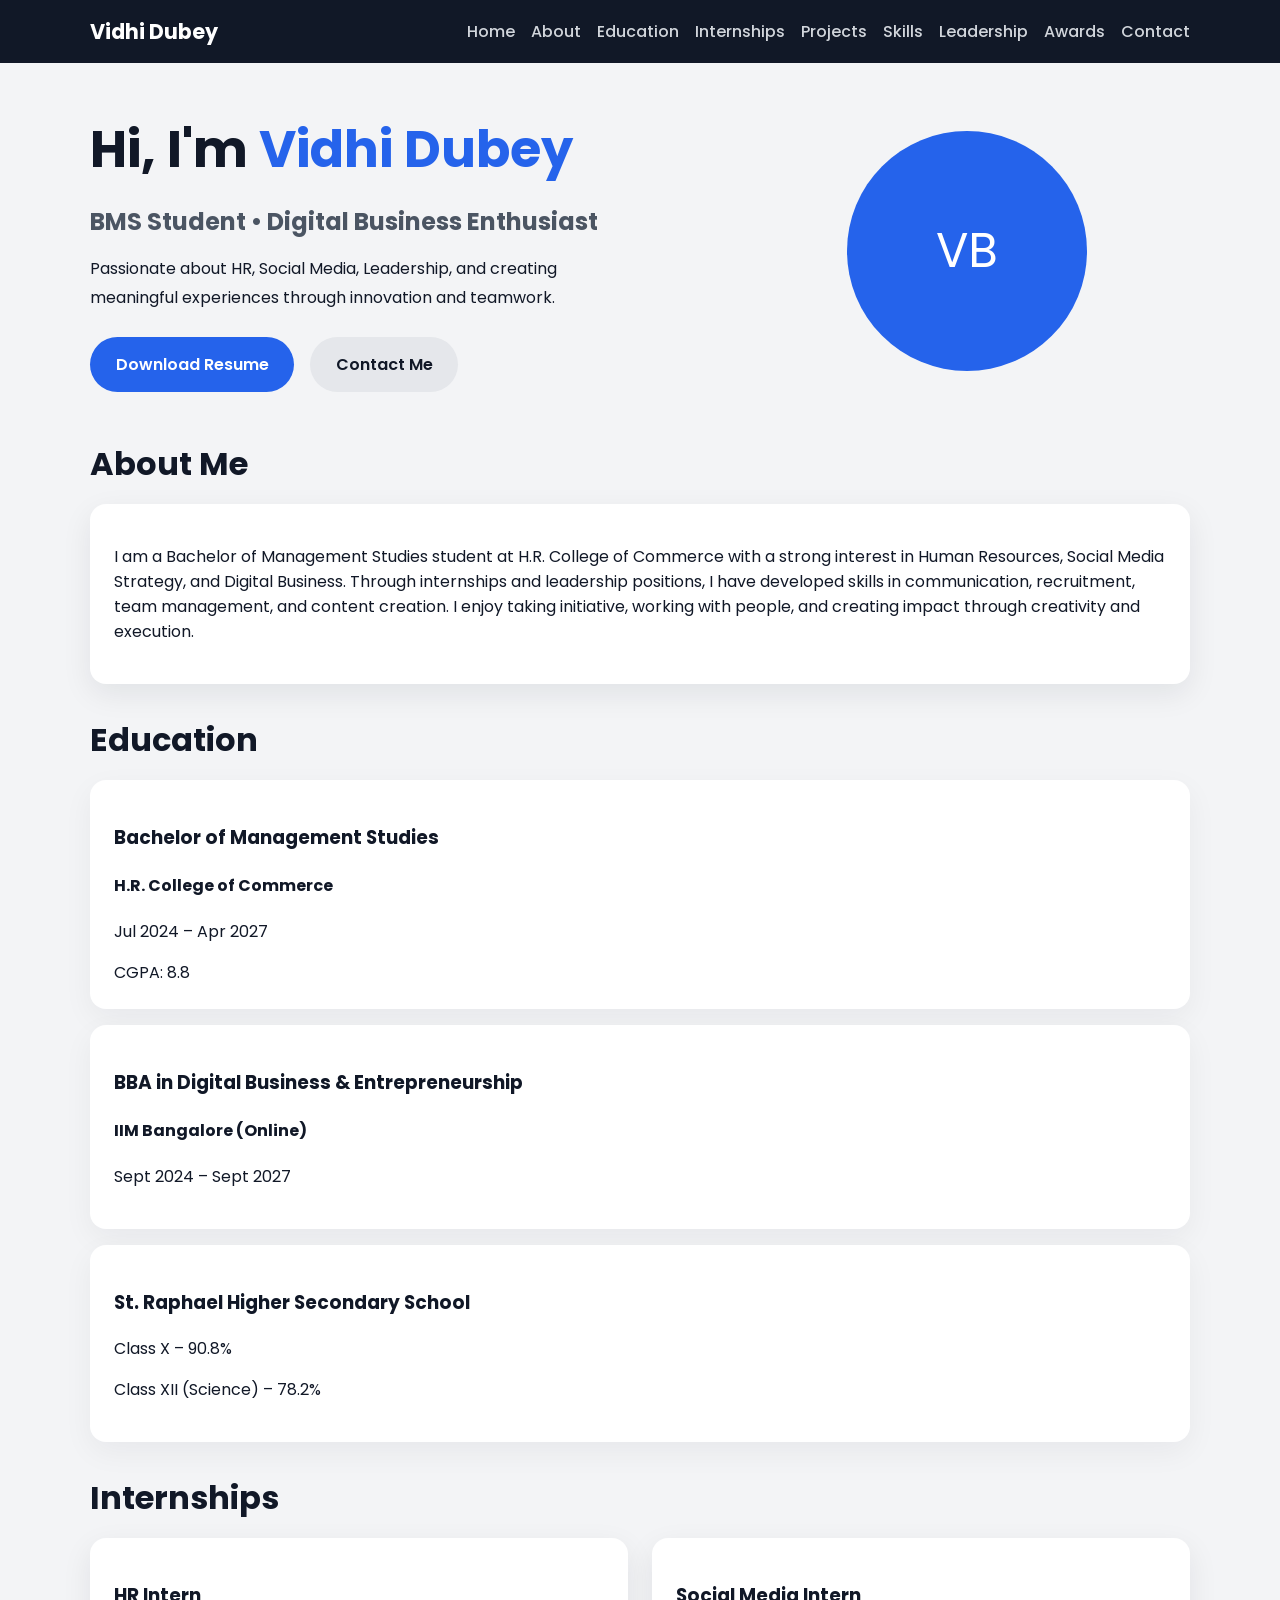
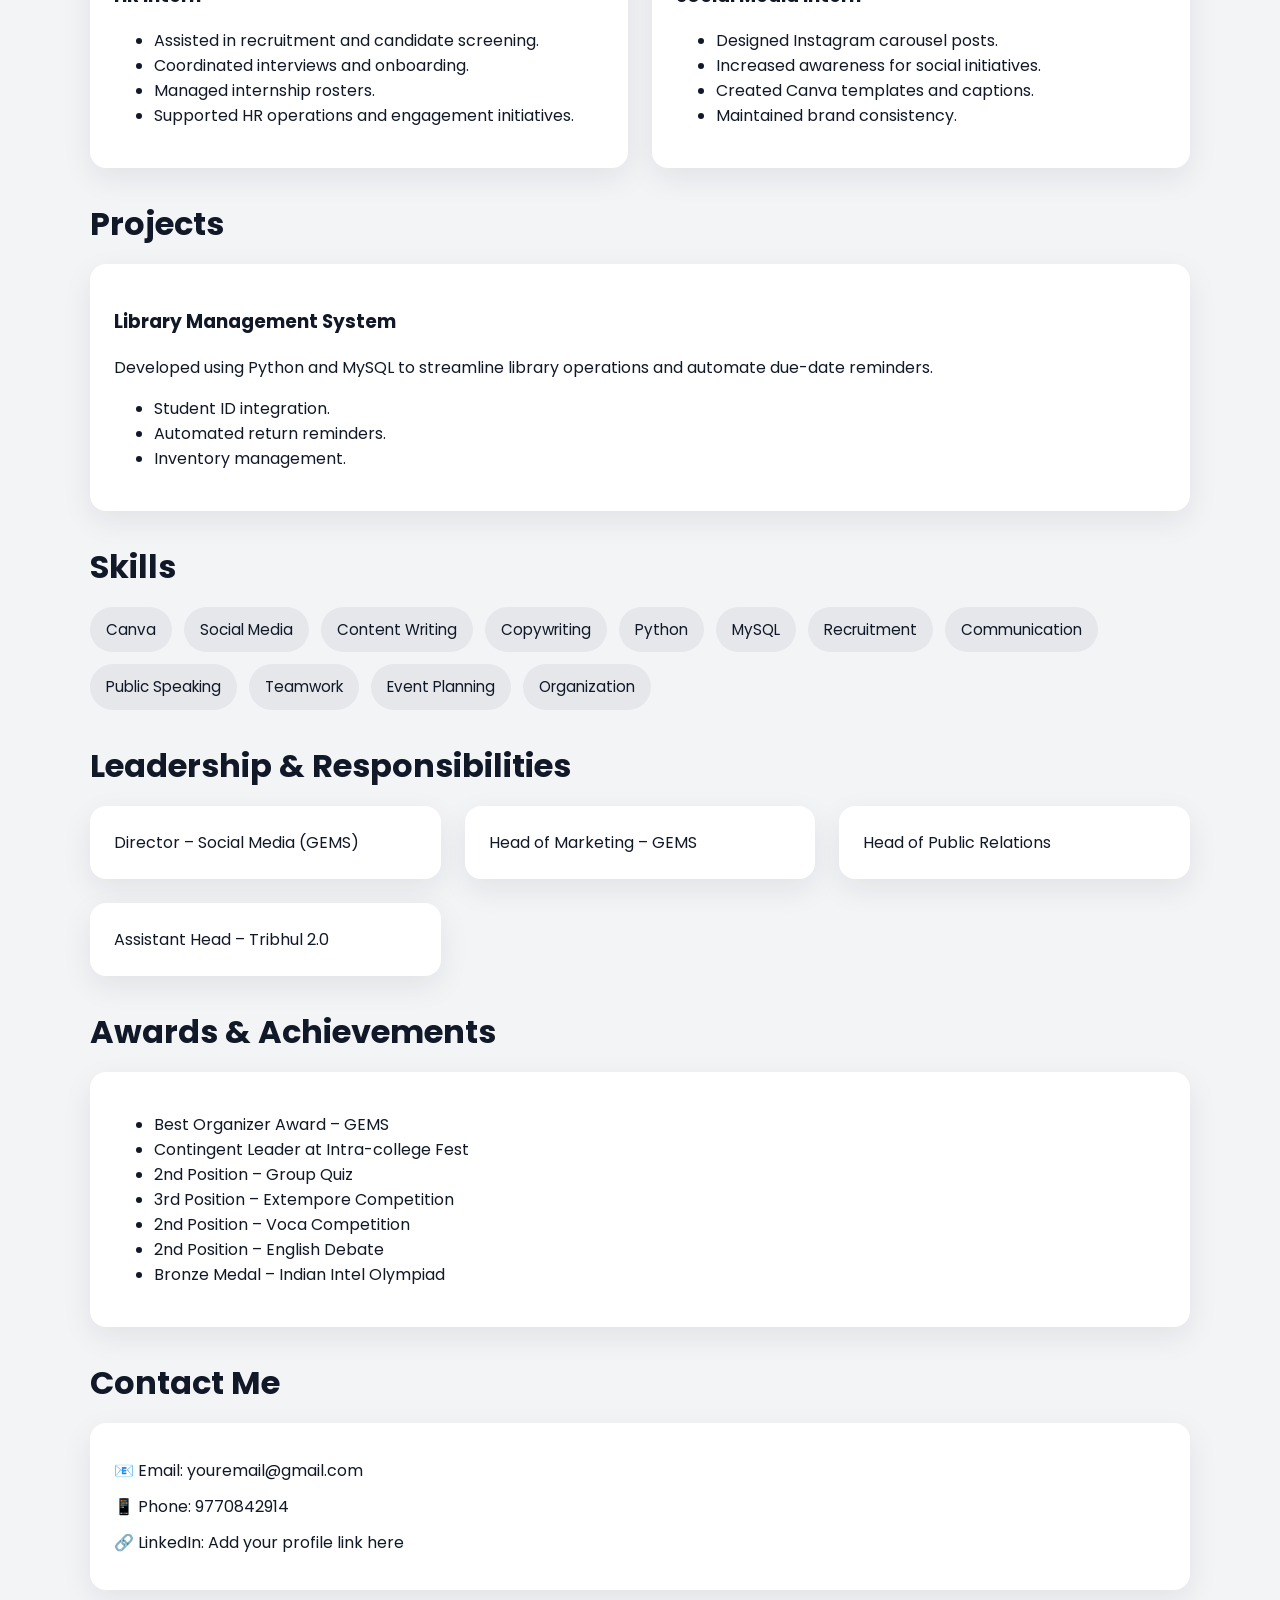
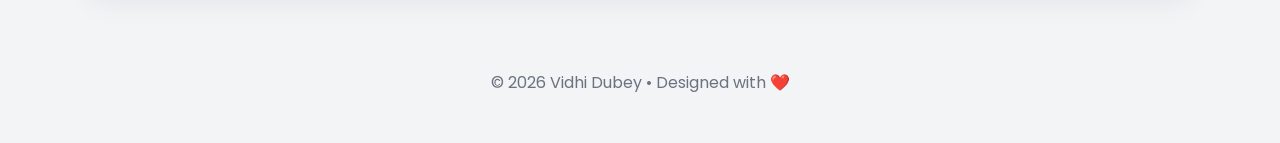
<file: resume.html>
<!DOCTYPE html>
<html lang="en">
<head>
    <meta charset="UTF-8">
    <meta name="viewport" content="width=device-width, initial-scale=1.0">
    <title>Vidhi Dubey | Portfolio</title>
    <link rel="stylesheet" href="style.css">
    <link rel="preconnect" href="https://fonts.googleapis.com">
    <link rel="preconnect" href="https://fonts.gstatic.com" crossorigin>
    <link href="https://fonts.googleapis.com/css2?family=Poppins:wght@300;400;500;600;700&display=swap" rel="stylesheet">
</head>
<body>
    <header>
        <nav class="navbar">
            <div class="logo">Vidhi Dubey</div>
            <ul class="nav-links">
                <li><a href="#home">Home</a></li>
                <li><a href="#about">About</a></li>
                <li><a href="#education">Education</a></li>
                <li><a href="#internships">Internships</a></li>
                <li><a href="#projects">Projects</a></li>
                <li><a href="#skills">Skills</a></li>
                <li><a href="#leadership">Leadership</a></li>
                <li><a href="#awards">Awards</a></li>
                <li><a href="#contact">Contact</a></li>
            </ul>
            <div class="menu-toggle">☰</div>
        </nav>
    </header>
    <section class="hero" id="home">
        <div class="hero-text">
            <h1>Hi, I'm <span>Vidhi Dubey</span></h1>
            <h2>BMS Student • Digital Business Enthusiast</h2>
            <p>Passionate about HR, Social Media, Leadership, and creating meaningful experiences through innovation and teamwork.</p>
            <div class="hero-buttons">
                <a href="resume.pdf" class="btn primary-btn" download>Download Resume</a>
                <a href="#contact" class="btn secondary-btn">Contact Me</a>
            </div>
        </div>
        <div class="hero-image">
            <div class="profile-placeholder">VB</div>
        </div>
    </section>
    <section class="section" id="about">
        <h2 class="section-title">About Me</h2>
        <div class="card">
            <p>I am a Bachelor of Management Studies student at H.R. College of Commerce with a strong interest in Human Resources, Social Media Strategy, and Digital Business.
            Through internships and leadership positions, I have developed skills in communication, recruitment, team management, and content creation.
            I enjoy taking initiative, working with people, and creating impact through creativity and execution.</p>
        </div>
    </section>
    <section class="section" id="education">
        <h2 class="section-title">Education</h2>
        <div class="timeline">
            <div class="timeline-item">
                <h3>Bachelor of Management Studies</h3>
                <h4>H.R. College of Commerce</h4>
                <p>Jul 2024 – Apr 2027</p>
                <span>CGPA: 8.8</span>
            </div>
            <div class="timeline-item">
                <h3>BBA in Digital Business & Entrepreneurship</h3>
                <h4>IIM Bangalore (Online)</h4>
                <p>Sept 2024 – Sept 2027</p>
            </div>
            <div class="timeline-item">
                <h3>St. Raphael Higher Secondary School</h3>
                <p>Class X – 90.8%</p>
                <p>Class XII (Science) – 78.2%</p>
            </div>
        </div>
    </section>
    <section class="section" id="internships">
        <h2 class="section-title">Internships</h2>
        <div class="grid">
            <div class="card">
                <h3>HR Intern</h3>
                <ul>
                    <li>Assisted in recruitment and candidate screening.</li>
                    <li>Coordinated interviews and onboarding.</li>
                    <li>Managed internship rosters.</li>
                    <li>Supported HR operations and engagement initiatives.</li>
                </ul>
            </div>
            <div class="card">
                <h3>Social Media Intern</h3>
                <ul>
                    <li>Designed Instagram carousel posts.</li>
                    <li>Increased awareness for social initiatives.</li>
                    <li>Created Canva templates and captions.</li>
                    <li>Maintained brand consistency.</li>
                </ul>
            </div>
        </div>
    </section>
    <section class="section" id="projects">
        <h2 class="section-title">Projects</h2>
        <div class="card">
            <h3>Library Management System</h3>
            <p>Developed using Python and MySQL to streamline library operations and automate due-date reminders.</p>
            <ul>
                <li>Student ID integration.</li>
                <li>Automated return reminders.</li>
                <li>Inventory management.</li>
            </ul>
        </div>
    </section>
    <section class="section" id="skills">
        <h2 class="section-title">Skills</h2>
        <div class="skills-container">
            <span class="skill">Canva</span>
            <span class="skill">Social Media</span>
            <span class="skill">Content Writing</span>
            <span class="skill">Copywriting</span>
            <span class="skill">Python</span>
            <span class="skill">MySQL</span>
            <span class="skill">Recruitment</span>
            <span class="skill">Communication</span>
            <span class="skill">Public Speaking</span>
            <span class="skill">Teamwork</span>
            <span class="skill">Event Planning</span>
            <span class="skill">Organization</span>
        </div>
    </section>
    <section class="section" id="leadership">
        <h2 class="section-title">Leadership & Responsibilities</h2>
        <div class="grid">
            <div class="card">Director – Social Media (GEMS)</div>
            <div class="card">Head of Marketing – GEMS</div>
            <div class="card">Head of Public Relations</div>
            <div class="card">Assistant Head – Tribhul 2.0</div>
        </div>
    </section>
    <section class="section" id="awards">
        <h2 class="section-title">Awards & Achievements</h2>
        <div class="card">
            <ul>
                <li>Best Organizer Award – GEMS</li>
                <li>Contingent Leader at Intra-college Fest</li>
                <li>2nd Position – Group Quiz</li>
                <li>3rd Position – Extempore Competition</li>
                <li>2nd Position – Voca Competition</li>
                <li>2nd Position – English Debate</li>
                <li>Bronze Medal – Indian Intel Olympiad</li>
            </ul>
        </div>
    </section>
    <section class="section" id="contact">
        <h2 class="section-title">Contact Me</h2>
        <div class="card contact-card">
            <p>📧 Email: youremail@gmail.com</p>
            <p>📱 Phone: 9770842914</p>
            <p>🔗 LinkedIn: Add your profile link here</p>
        </div>
    </section>
    <footer>
        <p>© 2026 Vidhi Dubey • Designed with ❤️</p>
    </footer>
    <script src="script.js"></script>
</body>
</html>
</file>
<file: style.css>
body { margin: 0; font-family: 'Poppins', sans-serif; background: #f3f4f6; color: #111827; }
header { background: #111827; color: white; position: sticky; top: 0; z-index: 100; }
.navbar { display: flex; align-items: center; justify-content: space-between; max-width: 1100px; margin: 0 auto; padding: 1rem; }
.logo { font-weight: 700; font-size: 1.3rem; }
.nav-links { display: flex; gap: 1rem; list-style: none; margin: 0; padding: 0; }
.nav-links a { text-decoration: none; color: #d1d5db; font-weight: 500; transition: color 0.2s ease; }
.nav-links a:hover { color: #fff; }
.menu-toggle { display: none; font-size: 1.5rem; cursor: pointer; }
.hero { display: grid; grid-template-columns: 1.4fr 1fr; gap: 2rem; align-items: center; max-width: 1100px; margin: 3rem auto; padding: 0 1rem; }
.hero-text h1 { font-size: clamp(2.5rem, 4vw, 3.6rem); margin: 0; }
.hero-text span { color: #2563eb; }
.hero-text h2 { margin: 1rem 0; color: #4b5563; }
.hero-text p { line-height: 1.8; max-width: 34rem; }
.hero-buttons { display: flex; gap: 1rem; flex-wrap: wrap; margin-top: 1.5rem; }
.btn { display: inline-flex; align-items: center; justify-content: center; padding: 0.95rem 1.6rem; border-radius: 999px; text-decoration: none; font-weight: 600; transition: transform 0.2s ease, background 0.2s ease; }
.btn:hover { transform: translateY(-2px); }
.primary-btn { background: #2563eb; color: white; }
.secondary-btn { background: #e5e7eb; color: #111827; }
.hero-image { display: flex; justify-content: center; }
.profile-placeholder { width: 240px; height: 240px; border-radius: 50%; background: #2563eb; display: grid; place-items: center; color: white; font-size: 3rem; }
/* Profile image styling */
.profile-image img { width: 240px; height: 240px; object-fit: cover; border-radius: 50%; display: block; }
.section { max-width: 1100px; margin: 2rem auto; padding: 0 1rem; }
.section-title { font-size: 2rem; margin-bottom: 1rem; }
.card { background: white; border-radius: 1rem; padding: 1.5rem; box-shadow: 0 10px 30px rgba(15, 23, 42, 0.08); }
.grid { display: grid; gap: 1.5rem; grid-template-columns: repeat(auto-fit, minmax(260px, 1fr)); }
.timeline { display: grid; gap: 1rem; }
.timeline-item { background: white; border-radius: 1rem; padding: 1.5rem; box-shadow: 0 10px 30px rgba(15, 23, 42, 0.05); }
.skills-container { display: flex; flex-wrap: wrap; gap: 0.75rem; }
.skill { background: #e5e7eb; color: #111827; padding: 0.7rem 1rem; border-radius: 999px; font-size: 0.95rem; }
footer { text-align: center; padding: 2rem 1rem; color: #6b7280; }
.contact-card p { margin: 0.7rem 0; }
@media (max-width: 900px) {
  .hero { grid-template-columns: 1fr; }
  .nav-links { display: none; }
  .menu-toggle { display: inline-flex; }
}
</file>
